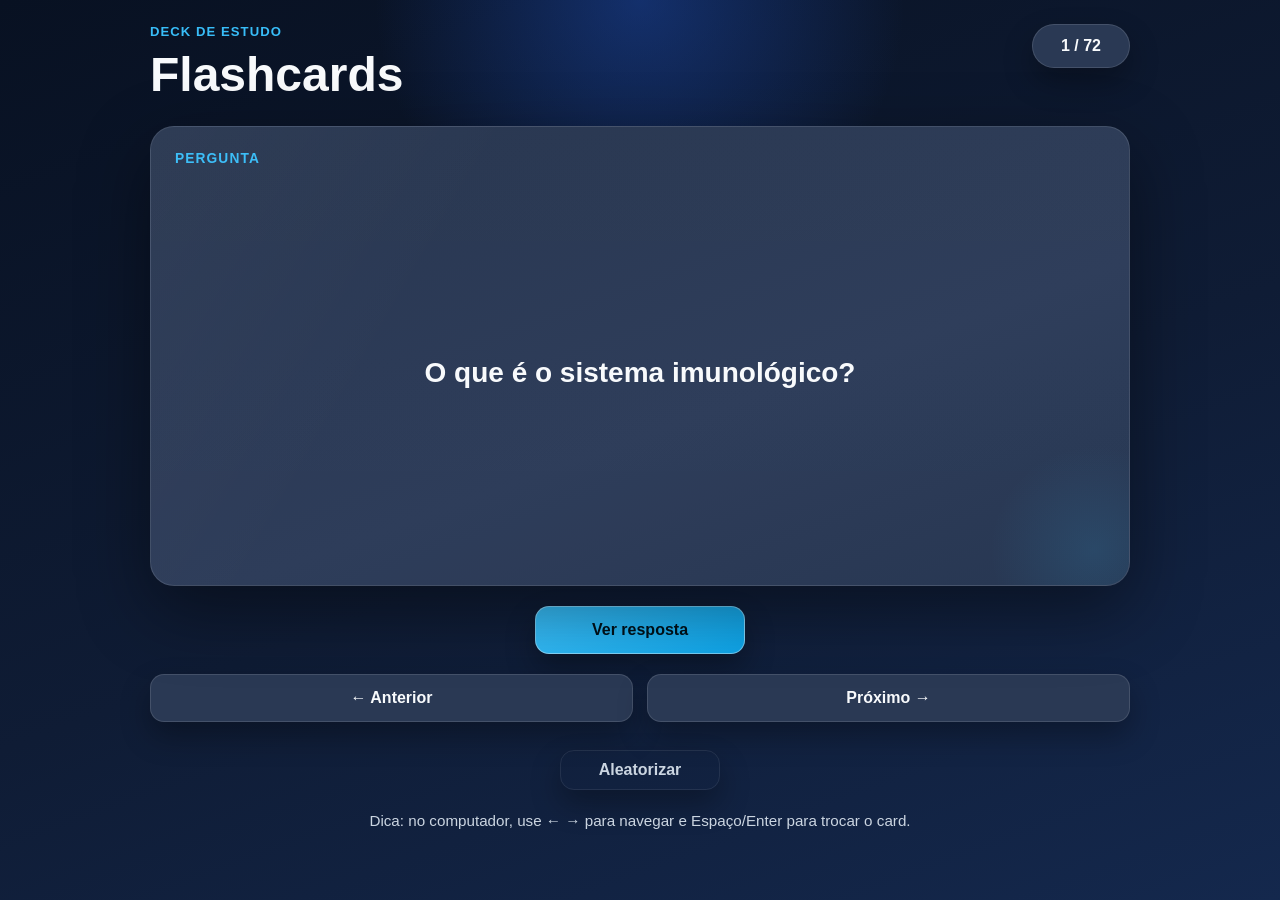
<file: index.html>
<!DOCTYPE html>
<html lang="pt-BR">
<head>
  <meta charset="UTF-8" />
  <meta
    name="viewport"
    content="width=device-width, initial-scale=1.0, viewport-fit=cover"
  />
  <title>Flashcards - Imunologia</title>
  <link rel="stylesheet" href="style.css" />
</head>
<body>
  <main class="app">
    <header class="topbar">
      <div>
        <p class="eyebrow">Deck de estudo</p>
        <h1>Flashcards</h1>
      </div>

      <div class="counter-wrap">
        <span id="counter" class="counter">0 / 0</span>
      </div>
    </header>

    <section class="viewer">
      <div class="flashcard-scene">
        <div id="flashcardSlider" class="flashcard-slider">
          <article
            id="flashcard"
            class="flashcard"
            aria-live="polite"
            aria-label="Flashcard"
            tabindex="0"
          >
            <div class="flashcard-face flashcard-front">
              <p class="face-label">Pergunta</p>
              <div id="question" class="card-content"></div>
            </div>

            <div class="flashcard-face flashcard-back">
              <p class="face-label">Resposta</p>
              <div id="answer" class="card-content"></div>
            </div>
          </article>
        </div>
      </div>

      <div class="actions">
        <button id="toggleBtn" class="btn btn-primary" type="button">
          Ver resposta
        </button>
      </div>

      <div class="nav">
        <button id="prevBtn" class="btn btn-secondary" type="button">
          ← Anterior
        </button>

        <button id="nextBtn" class="btn btn-secondary" type="button">
          Próximo →
        </button>
      </div>

      <div class="shuffle-wrap">
        <button id="shuffleBtn" class="btn btn-tertiary" type="button">
          Aleatorizar
        </button>
      </div>

      <p id="statusMessage" class="hint">
        Dica: no computador, use ← → para navegar e Espaço/Enter para trocar o card.
      </p>
    </section>
  </main>

  <script src="script.js"></script>
</body>
</html>
</file>
<file: style.css>
:root {
  --bg-1: #081122;
  --bg-2: #0f1c35;
  --bg-3: #14284d;
  --surface-1: #18253d;
  --surface-2: #22324f;
  --surface-3: #2a3954;
  --border-1: rgba(255, 255, 255, 0.12);
  --border-2: rgba(255, 255, 255, 0.08);
  --text: #f8fafc;
  --muted: #cbd5e1;
  --accent: #38bdf8;
  --accent-2: #0ea5e9;
  --shadow-lg: 0 24px 70px rgba(0, 0, 0, 0.42);
  --shadow-md: 0 14px 30px rgba(0, 0, 0, 0.3);
  --radius-xl: 24px;
  --radius-lg: 18px;
  --radius-md: 14px;
  --slide-duration: 280ms;
  --flip-duration: 700ms;
}

* {
  box-sizing: border-box;
}

html,
body {
  margin: 0;
  min-height: 100%;
}

body {
  font-family: Arial, Helvetica, sans-serif;
  color: var(--text);
  background:
    radial-gradient(circle at top, rgba(37, 99, 235, 0.35) 0%, transparent 24%),
    linear-gradient(160deg, var(--bg-1), var(--bg-2) 55%, var(--bg-3));
  min-height: 100vh;
  padding: 24px;
}

button,
input,
textarea,
select {
  font: inherit;
}

button {
  -webkit-tap-highlight-color: transparent;
}

.app {
  width: 100%;
  max-width: 980px;
  margin: 0 auto;
}

.topbar {
  display: flex;
  align-items: flex-start;
  justify-content: space-between;
  gap: 16px;
  margin-bottom: 24px;
}

.eyebrow {
  margin: 0 0 8px;
  color: var(--accent);
  text-transform: uppercase;
  letter-spacing: 0.08em;
  font-size: 0.82rem;
  font-weight: 800;
}

h1 {
  margin: 0;
  font-size: clamp(2rem, 4vw, 3rem);
}

.counter-wrap {
  display: flex;
  align-items: center;
  justify-content: center;
}

.counter {
  display: inline-flex;
  align-items: center;
  justify-content: center;
  min-width: 98px;
  padding: 12px 18px;
  border-radius: 999px;
  background: var(--surface-3);
  border: 1px solid var(--border-1);
  color: var(--text);
  font-weight: 800;
  box-shadow: var(--shadow-md);
}

.viewer {
  display: grid;
  gap: 20px;
}

.flashcard-scene {
  width: 100%;
  perspective: 1200px;
}

.flashcard-slider {
  width: 100%;
  transition:
    transform var(--slide-duration) ease,
    opacity var(--slide-duration) ease;
  will-change: transform, opacity;
}

.flashcard-slider.is-sliding-out-left {
  transform: translateX(-72px);
  opacity: 0;
}

.flashcard-slider.is-sliding-out-right {
  transform: translateX(72px);
  opacity: 0;
}

.flashcard-slider.is-pre-enter-left {
  transform: translateX(-72px);
  opacity: 0;
}

.flashcard-slider.is-pre-enter-right {
  transform: translateX(72px);
  opacity: 0;
}

.flashcard-slider.is-entering {
  transform: translateX(0);
  opacity: 1;
}

.flashcard {
  position: relative;
  width: 100%;
  min-height: 460px;
  cursor: pointer;
  outline: none;
  transform-style: preserve-3d;
  transition: transform var(--flip-duration) ease;
}

.flashcard:focus-visible {
  box-shadow: 0 0 0 3px rgba(56, 189, 248, 0.45);
  border-radius: var(--radius-xl);
}

.flashcard.is-flipped {
  transform: rotateY(180deg);
}

.flashcard-face {
  position: absolute;
  inset: 0;
  display: flex;
  min-height: 460px;
  width: 100%;
  flex-direction: column;
  gap: 18px;
  padding: 24px;
  border-radius: var(--radius-xl);
  border: 1px solid var(--border-1);
  background:
    linear-gradient(180deg, rgba(255, 255, 255, 0.02), rgba(255, 255, 255, 0.01)),
    linear-gradient(160deg, #24324c, #2c3b58 60%, #243550);
  box-shadow: var(--shadow-lg);
  overflow: hidden;
  backface-visibility: hidden;
  -webkit-backface-visibility: hidden;
}

.flashcard-back {
  transform: rotateY(180deg);
}

.flashcard-front::before,
.flashcard-back::before {
  content: "";
  position: absolute;
  right: -70px;
  bottom: -70px;
  width: 210px;
  height: 210px;
  border-radius: 50%;
  background: radial-gradient(circle, rgba(56, 189, 248, 0.12), transparent 70%);
  pointer-events: none;
}

.flashcard-front::after,
.flashcard-back::after {
  content: "";
  position: absolute;
  inset: 0;
  background: linear-gradient(120deg, rgba(255, 255, 255, 0.03), transparent 30%);
  pointer-events: none;
}

.face-label {
  margin: 0;
  color: var(--accent);
  font-size: 0.86rem;
  text-transform: uppercase;
  letter-spacing: 0.08em;
  font-weight: 800;
}

.flashcard.is-flipped .flashcard-face {
  background:
    linear-gradient(180deg, rgba(56, 189, 248, 0.08), rgba(14, 165, 233, 0.05)),
    linear-gradient(160deg, #1f2e4a, #2b3d5e 60%, #223552);
}

.flashcard.is-flipped .face-label {
  color: #22c55e;
}

.card-content {
  flex: 1;
  display: flex;
  align-items: center;
  justify-content: center;
  text-align: center;
  font-size: clamp(1.2rem, 2.4vw, 1.75rem);
  line-height: 1.55;
  font-weight: 800;
  padding: 12px;
  word-break: break-word;
}

.card-content br {
  display: block;
  content: "";
  margin-bottom: 10px;
}

.actions,
.nav {
  display: flex;
  gap: 14px;
}

.actions {
  justify-content: center;
}

.nav {
  justify-content: space-between;
}

.btn {
  appearance: none;
  border: 1px solid var(--border-1);
  border-radius: var(--radius-md);
  padding: 14px 18px;
  cursor: pointer;
  font-weight: 800;
  box-shadow: var(--shadow-md);
  transition:
    transform 150ms ease,
    opacity 150ms ease;
}

.btn:disabled {
  cursor: not-allowed;
  opacity: 0.55;
}

.btn-primary {
  min-width: 210px;
  background: linear-gradient(135deg, var(--accent), var(--accent-2));
  color: #00111a;
  border-color: rgba(255, 255, 255, 0.4);
}

.btn-secondary {
  flex: 1;
  background: var(--surface-3);
  color: var(--text);
}

.hint {
  margin: 0;
  text-align: center;
  color: var(--muted);
  font-size: 0.95rem;
  line-height: 1.5;
}

/* Container do botão de aleatorizar (linha separada, centralizado) */
.shuffle-wrap {
  display: flex;
  justify-content: center;
  margin-top: 8px;
}

/* Botão terciário (menos destaque que os outros) */
.btn-tertiary {
  appearance: none;
  border-radius: var(--radius-md);
  padding: 10px 16px;
  cursor: pointer;
  font-weight: 700;

  /* visual mais leve */
  background: transparent;
  color: var(--muted);
  border: 1px solid var(--border-2);

  /* menor largura */
  min-width: 160px;

  /* transição suave */
  transition:
    background 150ms ease,
    color 150ms ease,
    border-color 150ms ease,
    transform 120ms ease;
}

.btn-tertiary:hover {
  background: rgba(255, 255, 255, 0.04);
  color: var(--text);
  border-color: var(--border-1);
}

.btn-tertiary:active {
  transform: scale(0.98);
}

.btn-tertiary:disabled {
  opacity: 0.5;
  cursor: not-allowed;
}

@media (max-width: 768px) {
  body {
    padding: 16px;
  }

  .topbar {
    flex-direction: column;
    align-items: stretch;
  }

  .counter-wrap {
    justify-content: flex-start;
  }

  .flashcard {
    min-height: 420px;
  }

  .flashcard-face {
    min-height: 420px;
    padding: 20px;
  }

  .card-content {
    font-size: clamp(1.05rem, 4.8vw, 1.35rem);
  }

  .nav {
    flex-direction: row;
  }

  .btn-secondary,
  .btn-primary {
    width: 100%;
  }

  .hint {
    font-size: 0.88rem;
  }

  .flashcard-slider.is-sliding-out-left {
    transform: translateX(-48px);
  }

  .flashcard-slider.is-sliding-out-right {
    transform: translateX(48px);
  }

  .flashcard-slider.is-pre-enter-left {
    transform: translateX(-48px);
  }

  .flashcard-slider.is-pre-enter-right {
    transform: translateX(48px);
  }
}

@media (max-width: 420px) {
  .flashcard {
    min-height: 380px;
  }

  .flashcard-face {
    min-height: 380px;
    padding: 16px;
    border-radius: 20px;
  }

  .card-content {
    padding: 4px;
    line-height: 1.45;
  }
}
</file>
